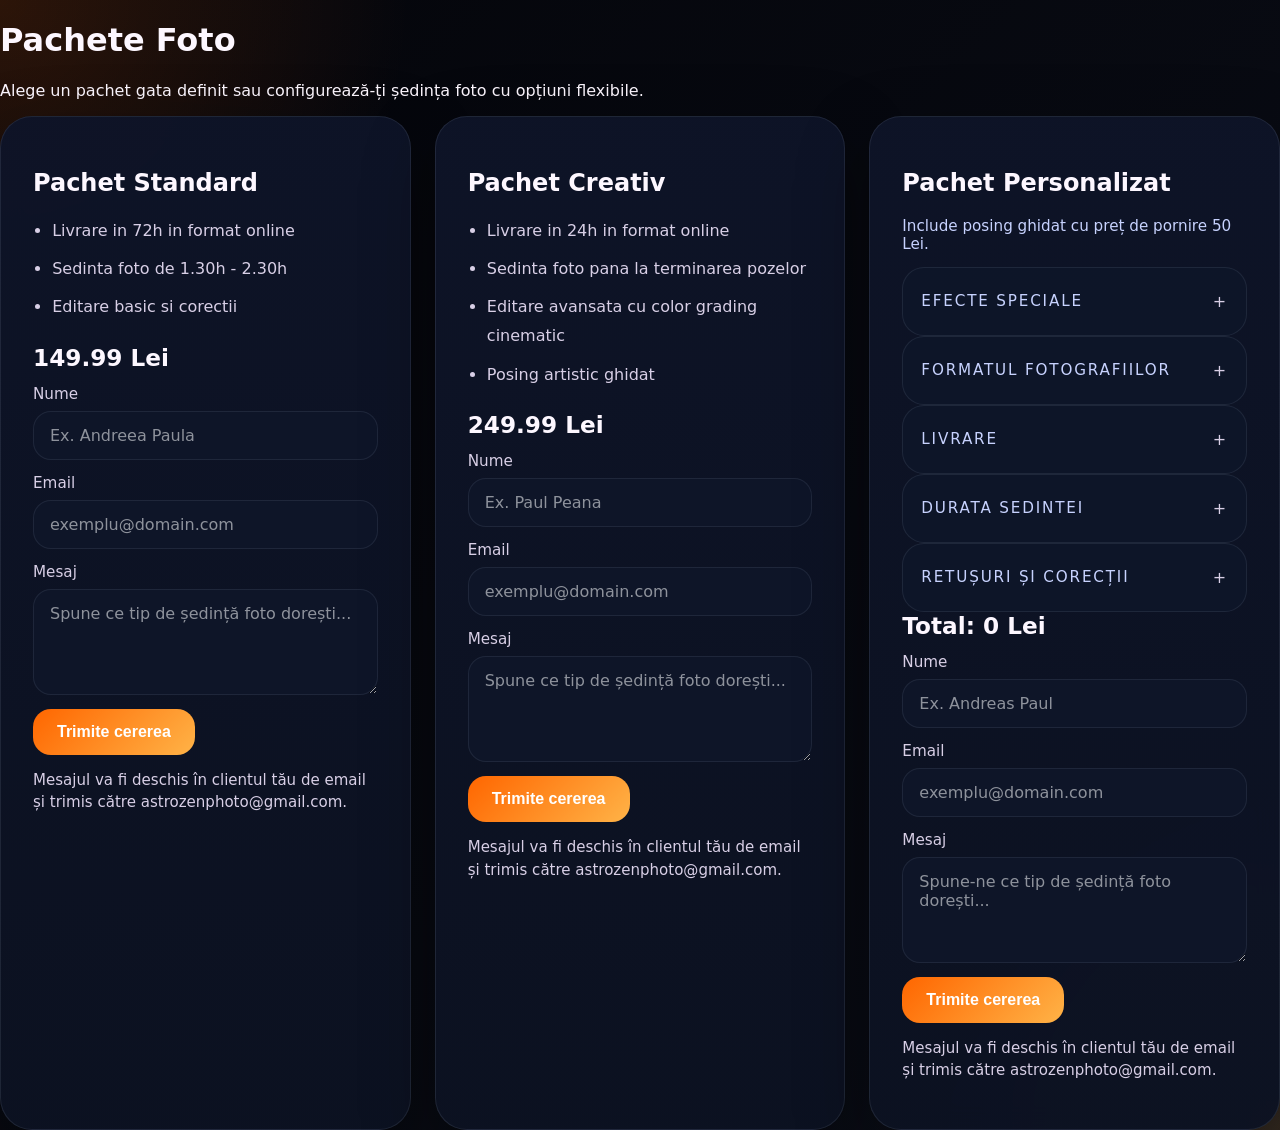
<file: website.html>
<!DOCTYPE html>
<html lang="ro">
<link rel="icon" href="favicon.png" type="image/png">
<head>
    <meta charset="UTF-8">
    <title>AstroZen Photography</title>
    <link rel="stylesheet" href="style.css">
</head>
<body>

<div class="page-wrap">
    <header>
        <h1>Pachete Foto</h1>
        <p>Alege un pachet gata definit sau configurează-ți ședința foto cu opțiuni flexibile.</p>
    </header>

    <div class="package-grid">
        <div class="card">
            <h2>Pachet Standard</h2>

            <ul>
                <li>Livrare in 72h in format online</li>
                <li>Sedinta foto de 1.30h - 2.30h</li>
                <li>Editare basic si corectii</li>
            </ul>

            <h3>149.99 Lei</h3>

            <form class="package-form" id="standard-form">
                <input type="hidden" name="package" value="Pachet Standard">
                <input type="hidden" name="price" value="149.99">

                <div class="form-group">
                    <label for="standard-name">Nume</label>
                    <input id="standard-name" name="name" type="text" placeholder="Ex. Andreea Paula" required>
                </div>

                <div class="form-group">
                    <label for="standard-email">Email</label>
                    <input id="standard-email" name="email" type="email" placeholder="exemplu@domain.com" required>
                </div>

                <div class="form-group">
                    <label for="standard-message">Mesaj</label>
                    <textarea id="standard-message" name="message" rows="4" placeholder="Spune ce tip de ședință foto dorești..." required></textarea>
                </div>

                <button class="submit-btn" type="submit">Trimite cererea</button>
                <p class="note">Mesajul va fi deschis în clientul tău de email și trimis către astrozenphoto@gmail.com.</p>
            </form>
        </div>

        <div class="card">
            <h2>Pachet Creativ</h2>
            <ul>
                <li>Livrare in 24h in format online</li>
                <li>Sedinta foto pana la terminarea pozelor</li>
                <li>Editare avansata cu color grading cinematic</li>
                <li>Posing artistic ghidat</li>
            </ul>

            <h3>249.99 Lei</h3>

            <form class="package-form" id="creative-form">
                <input type="hidden" name="package" value="Pachet Creativ">
                <input type="hidden" name="price" value="249.99">

                <div class="form-group">
                    <label for="creative-name">Nume</label>
                    <input id="creative-name" name="name" type="text" placeholder="Ex. Paul Peana" required>
                </div>

                <div class="form-group">
                    <label for="creative-email">Email</label>
                    <input id="creative-email" name="email" type="email" placeholder="exemplu@domain.com" required>
                </div>

                <div class="form-group">
                    <label for="creative-message">Mesaj</label>
                    <textarea id="creative-message" name="message" rows="4" placeholder="Spune ce tip de ședință foto dorești..." required></textarea>
                </div>

                <button class="submit-btn" type="submit">Trimite cererea</button>
                <p class="note">Mesajul va fi deschis în clientul tău de email și trimis către astrozenphoto@gmail.com.</p>
            </form>
        </div>

        <div class="card">
            <h2>Pachet Personalizat</h2>
            <p class="package-note">Include posing ghidat cu preț de pornire 50 Lei.</p>

            <form id="personal-form" class="package-form">
                <div class="options-group">
                    <details class="option-section">
                        <summary>Efecte speciale</summary>
                        <label>
                            <input type="checkbox" value="25" name="option">
                            Filtru creativ: Black & White | +25 Lei
                        </label>
                        <label>
                            <input type="checkbox" value="30" name="option">
                            EXPERIMENTAL | Filtru creativ: Fisheye | +30 Lei
                        </label>
                        <label>
                            <input type="checkbox" value="45" name="option">
                            Lumini artificiale | +45 Lei
                        </label>
                    </details>

                    <details class="option-section">
                        <summary>Formatul fotografiilor</summary>
                        <label>
                            <input type="checkbox" value="40" name="option">
                            Fotografii pe stick USB | +40 Lei
                        </label>
                        <label>
                            <input type="checkbox" value="20" name="option">
                            Fotografii in format online | +20 Lei
                        </label>
                    </details>

                    <details class="option-section">
                        <summary>Livrare</summary>
                        <label>
                            <input type="radio" value="45" name="delivery">
                            Livrare în 24h | +45 Lei
                        </label>
                        <label>
                            <input type="radio" value="25" name="delivery">
                            Livrare în 72h | +25 Lei
                        </label>
                    </details>

                    <details class="option-section">
                        <summary>Durata sedintei</summary>
                        <label>
                            <input type="radio" value="40" name="duration">
                            Sedinta foto de 1.30h | +40 Lei
                        </label>
                        <label>
                            <input type="radio" value="75" name="duration">
                            Sedinta foto de 3h | +75 Lei
                        </label>
                        <label>
                            <input type="radio" value="100" name="duration">
                            Sesiune pana la terminarea pozelor | +100 Lei
                        </label>
                    </details>

                    <details class="option-section">
                        <summary>Retușuri și corecții</summary>
                        <label>
                            <input type="checkbox" value="40" name="option">
                            Retușuri faciale/imperfectiuni | +40 Lei
                        </label>
                        <label>
                            <input type="checkbox" value="20" name="option">
                            Editare basic si corectii | +20 Lei
                        </label>
                        <label>
                            <input type="checkbox" value="45" name="option">
                            Editare artistica cu color grading cinematic | +45 Lei
                        </label>
                    </details>
                </div>

                <h3>Total: <span id="price">0</span> Lei</h3>

                <input type="hidden" name="package" value="Pachet Personalizat">
                <input type="hidden" name="basePrice" value="50">

                <div class="form-group">
                    <label for="personal-name">Nume</label>
                    <input id="personal-name" name="name" type="text" placeholder="Ex. Andreas Paul" required>
                </div>

                <div class="form-group">
                    <label for="personal-email">Email</label>
                    <input id="personal-email" name="email" type="email" placeholder="exemplu@domain.com" required>
                </div>

                <div class="form-group">
                    <label for="personal-message">Mesaj</label>
                    <textarea id="personal-message" name="message" rows="4" placeholder="Spune-ne ce tip de ședință foto dorești..." required></textarea>
                </div>

                <button class="submit-btn" type="submit">Trimite cererea</button>
                <p class="note">Mesajul va fi deschis în clientul tău de email și trimis către astrozenphoto@gmail.com.</p>
            </form>
        </div>
    </div>
</div>

<script src="script.js"></script>

</body>
</html>
</file>
<file: style.css>
:root {
    --bg: #04050a;
    --bg-alt: #10111c;
    --surface: rgba(15, 16, 28, 0.9);
    --surface-strong: rgba(7, 8, 16, 0.96);
    --accent: #ff5e00;
    --accent-strong: #8f4c00;
    --text: #fdf7ff;
    --muted: #d8cfe6;
    --border: rgba(255, 255, 255, 0.12);
    --shadow: 0 26px 70px rgba(0, 0, 0, 0.35);
    --hero-blur: 0px;
}

* {
    box-sizing: border-box;
}

html,
body {
    margin: 0;
    min-height: 100%;
}

body {
    font-family: Inter, system-ui, -apple-system, BlinkMacSystemFont, "Segoe UI", sans-serif;
    color: var(--text);
    overflow-x: hidden;
    background:
        radial-gradient(circle at top left, rgba(255, 102, 0, 0.16), transparent 24%),
        radial-gradient(circle at bottom right, rgba(255, 179, 71, 0.16), transparent 24%),
        linear-gradient(135deg, #04050a 0%, #0b0e18 100%);
    animation: backgroundPulse 6s ease-in-out infinite;
}

@keyframes backgroundPulse {
    0%, 100% {
        background-position: 0% 0%, 100% 100%, 0% 0%;
        filter: saturate(1);
    }
    20% {
        background-position: 6% 6%, 94% 94%, 0% 0%;
        filter: saturate(1.15);
    }
    40% {
        background-position: 10% 10%, 90% 90%, 0% 0%;
        filter: saturate(1.3);
    }
    60% {
        background-position: 6% 6%, 94% 94%, 0% 0%;
        filter: saturate(1.15);
    }
    80% {
        background-position: 0% 0%, 100% 100%, 0% 0%;
        filter: saturate(1);
    }
}

.site-shell {
    position: relative;
    max-width: 1220px;
    margin: 0 auto;
    padding: 28px 24px 48px;
}

.topbar {
    display: flex;
    align-items: center;
    justify-content: space-between;
    gap: 16px;
    padding: 14px 18px;
    border: 1px solid var(--border);
    border-radius: 999px;
    background: rgba(7, 10, 20, 0.82);
    backdrop-filter: blur(12px);
    box-shadow: var(--shadow);
    border-style: solid;
}

.brand {
    color: var(--text);
    text-decoration: none;
    font-size: 1.02rem;
    font-weight: 700;
    letter-spacing: 0.16em;
    text-transform: uppercase;
}

.topbar-links {
    display: flex;
    gap: 18px;
    flex-wrap: wrap;
}

.topbar-links a,
.social-bar a {
    color: var(--muted);
    text-decoration: none;
    transition: color 0.2s ease;
}

.topbar-links a:hover,
.social-bar a:hover {
    color: var(--text);
}

.topbar-links a.active {
    color: #ff6600;
    font-weight: 700;
    text-shadow: 0 0 10px rgba(255, 179, 71, 0.55);
}

.page-hero {
    position: relative;
    display: flex;
    align-items: center;
    justify-content: center;
    min-height: 84vh;
    margin-top: 28px;
    padding: clamp(30px, 5vw, 60px);
    border: 1px solid var(--border);
    border-radius: 36px;
    overflow: hidden;
    isolation: isolate;
    box-shadow: var(--shadow);
    background: #05060c;
}

.hero-backdrop {
    position: absolute;
    inset: -20px;
    background-image: url("TESTHERO.jpg");
    background-size: cover;
    background-position: center;
    transform: scale(1.06);
    filter: blur(var(--hero-blur));
    transition: filter 0.16s ease-out;
}

.hero-overlay {
    position: absolute;
    inset: 0;
    background: linear-gradient(180deg, rgba(3, 4, 8, 0.16) 0%, rgba(3, 4, 8, 0.78) 100%);
}

.hero-center {
    position: relative;
    z-index: 2;
    text-align: center;
    max-width: 760px;
    padding: 24px;
}

.eyebrow {
    margin: 0 0 10px;
    color: var(--accent);
    letter-spacing: 0.24em;
    text-transform: uppercase;
    font-size: 0.8rem;
    font-weight: 600;
    margin-top: 0.5rem;
}

.hero-center h1 {
    margin: 0;
    font-size: clamp(2.8rem, 7vw, 5.4rem);
    line-height: 1.05;
    text-shadow: 0 14px 44px rgba(0, 0, 0, 0.35);
}

.lead {
    margin: 16px auto 0;
    max-width: 660px;
    color: var(--muted);
    font-size: 1.06rem;
    line-height: 1.8;
}

.hero-actions {
    display: flex;
    flex-wrap: wrap;
    justify-content: center;
    gap: 12px;
    margin-top: 24px;
}

.btn {
    display: inline-flex;
    align-items: center;
    justify-content: center;
    padding: 12px 18px;
    border-radius: 999px;
    text-decoration: none;
    font-weight: 600;
    transition: transform 0.2s ease, box-shadow 0.2s ease;
}

.btn:hover {
    transform: translateY(-2px);
}

.btn-primary {
    color: white;
    background: linear-gradient(135deg, var(--accent), var(--accent-strong));
    box-shadow: 0 18px 30px rgba(255, 102, 0, 0.18);
}

.btn-secondary {
    color: var(--text);
    border: 1px solid rgba(148, 163, 184, 0.2);
    background: rgba(15, 23, 42, 0.72);
}

.info-panel {
    margin-top: 24px;
}

.info-card {
    padding: clamp(24px, 4vw, 36px);
    border: 1px solid var(--border);
    border-radius: 32px;
    background: linear-gradient(135deg, rgba(10, 15, 30, 0.96), rgba(15, 23, 42, 0.92));
    box-shadow: var(--shadow);
}

.info-card h2 {
    margin: 0 0 12px;
    font-size: clamp(1.6rem, 2.7vw, 2.2rem);
}

.info-card > p {
    color: var(--muted);
    line-height: 1.8;
    margin: 0;
}

.info-grid {
    display: grid;
    grid-template-columns: repeat(2, minmax(0, 1fr));
    gap: 20px;
    margin-top: 20px;
}

.info-grid h3 {
    margin: 0 0 10px;
    font-size: 1rem;
    color: var(--accent);
}

.info-grid ul {
    margin: 0;
    padding-left: 1.1rem;
    color: var(--muted);
    line-height: 1.8;
}

.social-bar {
    display: flex;
    flex-wrap: wrap;
    justify-content: center;
    gap: 14px;
    margin-top: 22px;
    padding: 14px 18px;
    border: 1px solid var(--border);
    border-radius: 999px;
    background: rgba(7, 10, 20, 0.66);
    border-color: rgba(255, 102, 0, 0.16);
}

.icon-link {
    display: inline-flex;
    align-items: center;
    justify-content: center;
    width: 42px;
    height: 42px;
    border-radius: 50%;
    background: rgba(255, 255, 255, 0.06);
    border: 1px solid rgba(255, 255, 255, 0.08);
    transition: transform 0.2s ease, background 0.2s ease;
}

.icon-link:hover {
    transform: translateY(-2px);
    background: rgba(255, 102, 0, 0.2);
}

.icon-link svg {
    width: 20px;
    height: 20px;
    fill: currentColor;
    color: var(--text);
}

.packages-section {
    margin-top: 30px;
    padding: 30px 0 10px;
}

.section-heading {
    text-align: center;
    max-width: 760px;
    margin: 0 auto 24px;
}

.section-heading h2 {
    margin: 8px 0 10px;
    font-size: clamp(1.7rem, 3vw, 2.3rem);
}

.section-heading p {
    color: var(--muted);
    line-height: 1.7;
    margin: 0;
}

.package-grid {
    display: grid;
    gap: 24px;
    grid-template-columns: repeat(3, minmax(0, 1fr));
    align-items: start;
}

.card {
    display: flex;
    flex-direction: column;
    justify-content: flex-start;
    min-height: 100%;
    background: linear-gradient(180deg, rgba(14, 20, 40, 0.96), rgba(12, 18, 34, 0.96));
    border: 1px solid rgba(148, 163, 184, 0.14);
    border-radius: 32px;
    padding: clamp(20px, 4vw, 32px);
    box-shadow: var(--shadow);
    backdrop-filter: blur(12px);
    transition: transform 0.3s ease, border-color 0.3s ease;
}

.card:hover {
    transform: translateY(-6px);
    border-color: rgba(255, 102, 0, 0.5);
}

.card h3 {
    margin: 0 0 14px;
    font-size: 1.45rem;
}

.card h4 {
    margin: 16px 0 12px;
    font-size: 1.2rem;
}

.card ul {
    padding-left: 1.2rem;
    margin: 0 0 12px;
    color: var(--muted);
    line-height: 1.8;
}

.card ul li {
    margin-bottom: 0.6rem;
}

.package-note {
    margin: 0 0 14px;
    color: #c7d2fe;
    font-size: 0.95rem;
}

.card label {
    display: flex;
    align-items: flex-start;
    gap: 12px;
    margin-bottom: 14px;
    color: var(--text);
    font-size: 0.98rem;
    cursor: pointer;
}

.card label:last-of-type {
    margin-bottom: 0;
}

.card input[type="checkbox"],
.card input[type="radio"] {
    width: 18px;
    height: 18px;
    accent-color: var(--accent-strong);
    margin-top: 3px;
}

.option-section {
    display: grid;
    gap: 12px;
    padding: 16px 18px;
    border: 1px solid rgba(148, 163, 184, 0.12);
    border-radius: 22px;
    background: rgba(15, 23, 42, 0.85);
}

.option-section summary {
    display: flex;
    align-items: center;
    justify-content: space-between;
    padding: 8px 0;
    font-size: 0.95rem;
    color: #c7d2fe;
    text-transform: uppercase;
    letter-spacing: 0.12em;
    cursor: pointer;
    list-style: none;
}

.option-section summary::-webkit-details-marker {
    display: none;
}

.option-section summary::after {
    content: "+";
    font-size: 1rem;
    color: var(--muted);
}

.option-section[open] summary::after {
    content: "–";
}

.form-group {
    display: grid;
    gap: 8px;
    margin-bottom: 14px;
}

.form-group label {
    font-size: 0.95rem;
    color: var(--muted);
}

.form-group input,
.form-group textarea {
    width: 100%;
    border: 1px solid rgba(148, 163, 184, 0.12);
    border-radius: 18px;
    background: rgba(15, 23, 42, 0.82);
    color: var(--text);
    padding: 14px 16px;
    font: inherit;
}

.form-group input::placeholder,
.form-group textarea::placeholder {
    color: rgba(248, 250, 252, 0.55);
}

.form-group input:focus,
.form-group textarea:focus {
    outline: 2px solid rgba(255, 102, 0, 0.35);
    outline-offset: 2px;
}

.submit-btn {
    display: inline-flex;
    align-items: center;
    justify-content: center;
    gap: 10px;
    padding: 14px 24px;
    border: none;
    border-radius: 18px;
    background: linear-gradient(135deg, #ff6600, #ffb347);
    color: white;
    font-size: 1rem;
    font-weight: 600;
    cursor: pointer;
    transition: transform 0.2s ease, box-shadow 0.2s ease;
    position: relative;
    overflow: hidden;
}

.submit-btn:hover {
    transform: translateY(-2px);
    box-shadow: 0 18px 30px rgba(255, 102, 0, 0.22);
}

.note {
    margin-top: 14px;
    color: var(--muted);
    font-size: 0.94rem;
    line-height: 1.5;
}

.page-intro {
    text-align: center;
    max-width: 760px;
    margin: 32px auto 24px;
}

.page-intro h1 {
    margin: 8px 0 18px;
    font-size: clamp(2rem, 4vw, 2.8rem);
}

.page-intro p {
    color: var(--muted);
    line-height: 1.7;
    margin: 0;
}

.contact-page {
    display: flex;
    justify-content: center;
    align-items: center;
    min-height: 70vh;
    padding: 24px 0;
}

.contact-card {
    width: min(100%, 760px);
    padding: clamp(24px, 4vw, 40px);
    border: 1px solid var(--border);
    border-radius: 32px;
    background: linear-gradient(135deg, rgba(10, 15, 30, 0.95), rgba(15, 23, 42, 0.92));
    box-shadow: var(--shadow);
}

.contact-card h1 {
    margin: 0 0 12px;
    font-size: clamp(1.8rem, 3.4vw, 2.6rem);
}

.contact-card p {
    color: var(--muted);
    line-height: 1.8;
}

.contact-form {
    margin-top: 22px;
}

.contact-form .form-group {
    margin-bottom: 16px;
}

.contact-form input,
.contact-form textarea {
    width: 100%;
    border: 1px solid rgba(148, 163, 184, 0.18);
    border-radius: 18px;
    background: rgba(15, 23, 42, 0.82);
    color: var(--text);
    padding: 14px 16px;
    font: inherit;
}

.contact-form input::placeholder,
.contact-form textarea::placeholder {
    color: rgba(248, 250, 252, 0.55);
}

.contact-form input:focus,
.contact-form textarea:focus {
    outline: 2px solid rgba(255, 102, 0, 0.35);
    outline-offset: 2px;
}

.contact-links {
    display: flex;
    flex-wrap: wrap;
    gap: 12px;
    margin-top: 20px;
}


.testimonials {
    margin-top: 26px;
}



.testimonials-header {
    text-align: center;
    max-width: 860px;
    margin: 0 auto 18px;
}

.testimonials-header h2 {
    margin: 10px 0 10px;
    font-size: clamp(1.7rem, 3vw, 2.3rem);
}

.testimonials-header p {
    margin: 0;
    color: var(--muted);
    line-height: 1.7;
}

.testimonials-grid {
    display: grid;
    grid-template-columns: repeat(2, minmax(0, 1fr));
    gap: 24px;
    align-items: fit;
}

.testimonial-card {
    background: linear-gradient(180deg, rgba(14, 20, 40, 0.96), rgba(12, 18, 34, 0.96));
    border: 1px solid rgba(148, 163, 184, 0.14);
    border-radius: 32px;
    padding: 22px 22px 18px;
    box-shadow: var(--shadow);
    backdrop-filter: blur(12px);
    display: flex;
    flex-direction: column;
    min-height: unset;
}


.testimonial-stars {
    color: #ffb347;
    font-size: 1.05rem;
    letter-spacing: 0.08em;
}

.testimonial-quote {
    margin: 14px 0 16px;
    color: var(--text);
    line-height: 1.7;
    font-size: 1rem;
    flex: 1;
}

.testimonial-author {
    display: flex;
    align-items: center;
    gap: 12px;
}

/* Review attachment images (4 pictures) */
.testimonial-attachments {
    display: grid;
    grid-template-columns: repeat(2, minmax(0, 1fr));
    gap: 10px;
    width: 100%;
    margin: 10px 0 12px;
}

.testimonial-attachment-img {
    width: 100%;
    height: 200px;
    object-fit: cover;
    display: block;
    border-radius: 12px;
    border: 2px solid rgba(255, 255, 255, 0.781);
    background: rgba(0, 0, 0, 0.15);
}


.testimonial-name {
    font-weight: 700;
}


.testimonials-cta {
    margin-top: 22px;
    padding: 18px;
    border-radius: 32px;
    border: 1px solid rgba(148, 163, 184, 0.18);
    background: rgba(15, 23, 42, 0.78);
    box-shadow: var(--shadow);
    display: flex;
    align-items: center;
    justify-content: space-between;
    gap: 16px;
}

.testimonials-cta-text h3 {
    margin: 0 0 6px;
    font-size: 1.35rem;
}

.testimonials-cta-text p {
    margin: 0;
    color: var(--muted);
}

.testimonials-cta-actions {
    display: flex;
    gap: 12px;
    flex-wrap: wrap;
}

@media (max-width: 900px) {
    .package-grid {
        grid-template-columns: repeat(2, minmax(280px, 1fr));
    }

    .testimonials-grid {
        grid-template-columns: repeat(2, minmax(0, 1fr));
    }
}

@media (max-width: 620px) {
    .site-shell {
        padding: 18px 14px 32px;
    }

    .topbar {
        flex-direction: column;
        align-items: stretch;
        border-radius: 24px;
        padding: 14px 16px;
    }

    .topbar-links {
        justify-content: center;
        gap: 12px;
    }

    .page-hero {
        min-height: 78vh;
        padding: 24px 16px;
        border-radius: 24px;
    }

    .hero-actions {
        flex-direction: column;
    }

    .btn {
        width: 100%;
    }

    .info-grid {
        grid-template-columns: 1fr;
    }

    .social-bar {
        border-radius: 24px;
        justify-content: center;
    }

    .package-grid {
        grid-template-columns: 1fr;
    }

    .contact-card {
        padding: 20px 18px;
        border-radius: 24px;
    }

    .contact-links {
        justify-content: center;
    }

    .testimonials-grid {
        grid-template-columns: 1fr;
    }

    .testimonials-cta {
        flex-direction: column;
        align-items: stretch;
    }

    .testimonials-cta-actions .btn {
        width: 100%;
    }
}
</file>
